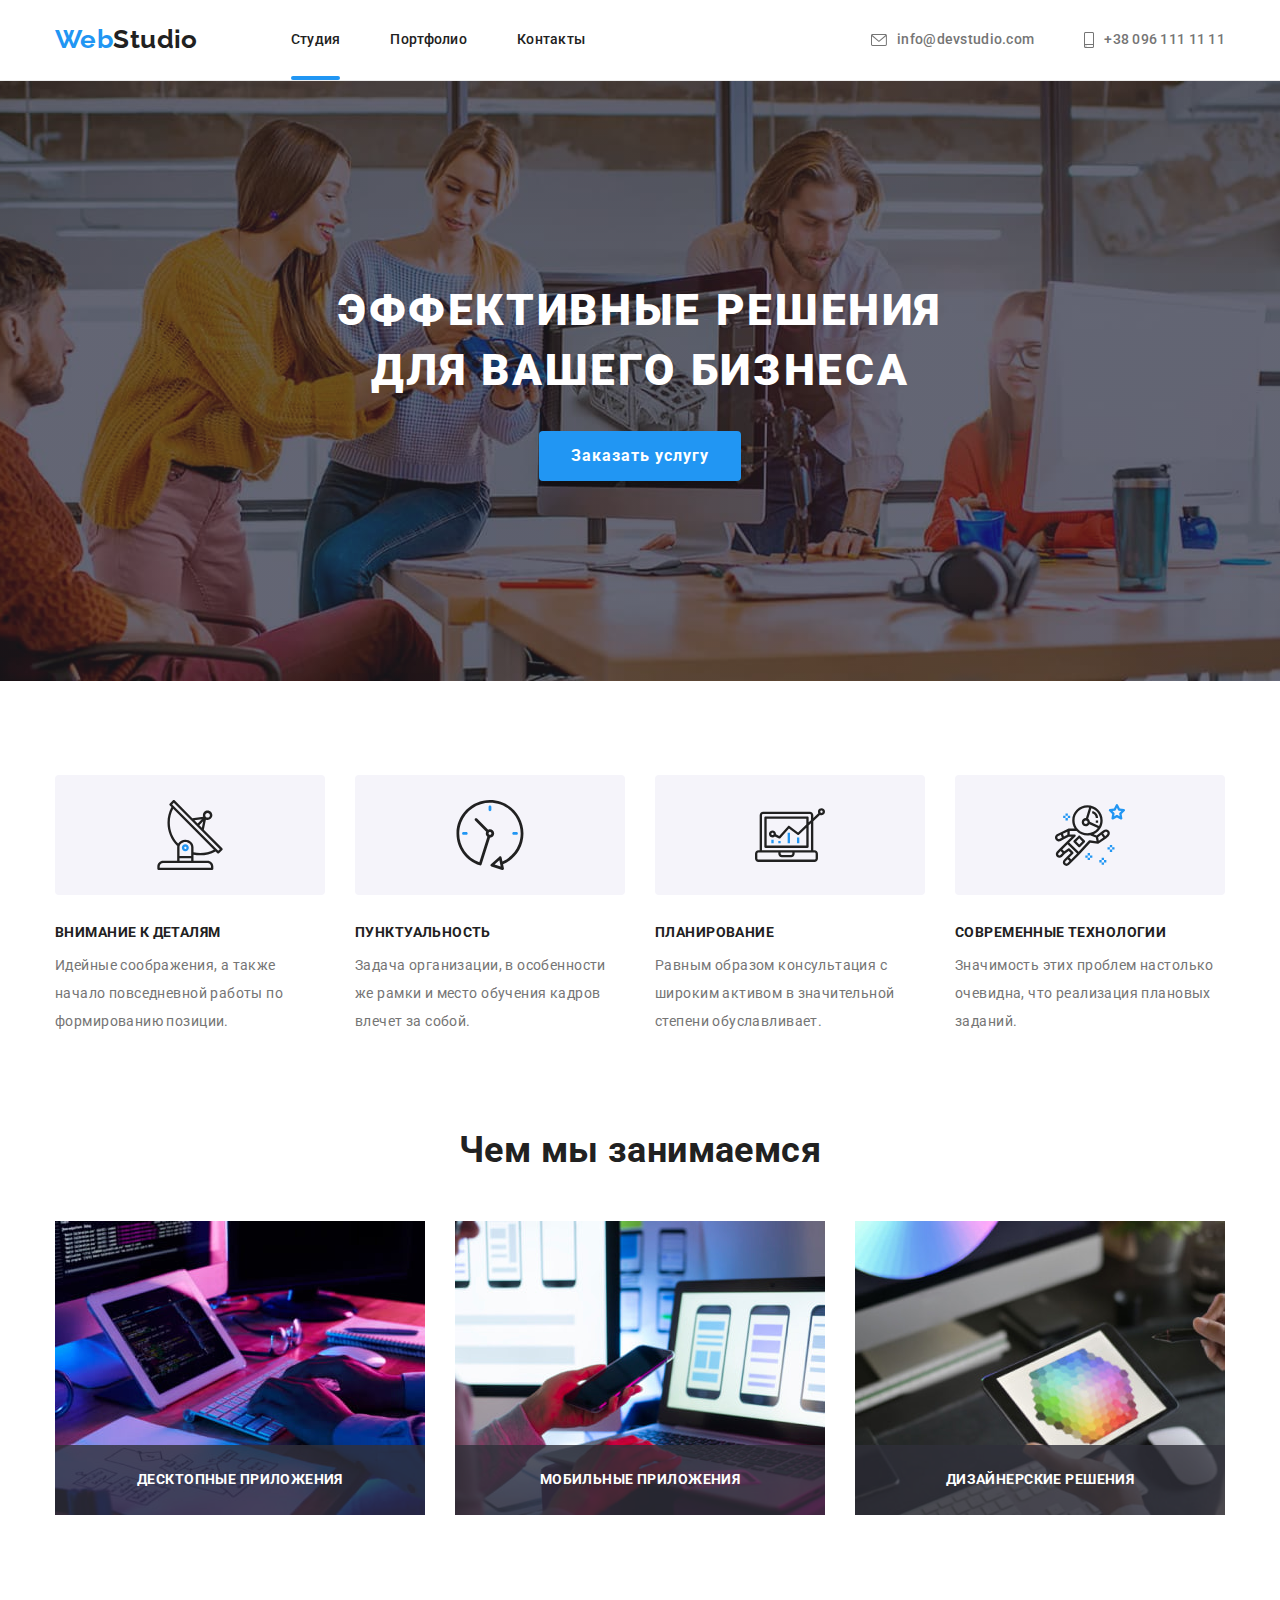
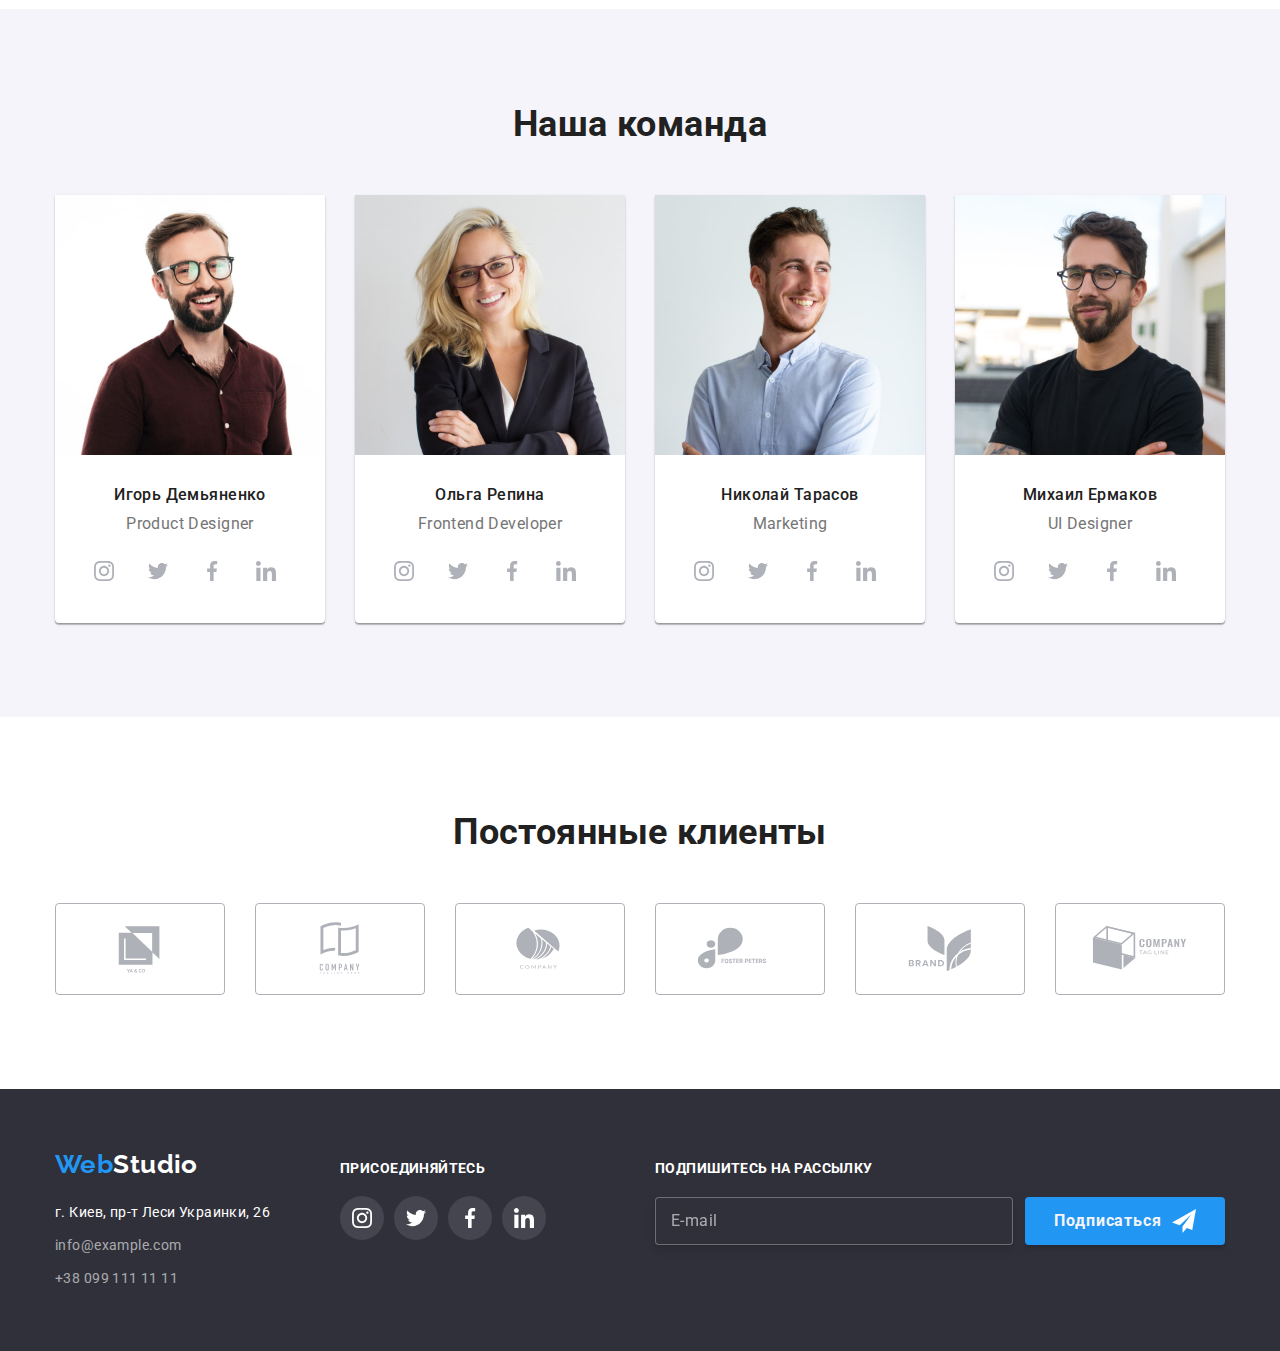
<file: index.html>
<!DOCTYPE html>
<html lang="ru">
    <head> 
    <meta charset="utf-8">
    <meta name="viewport" content="width=device width, initial-scale=1.0">
    <title>index.html</title>
    <link rel="preconnect" href="https://fonts.googleapis.com">
    <link rel="preconnect" href="https://fonts.gstatic.com" crossorigin>
    <link href="https://fonts.googleapis.com/css2?family=Raleway:wght@700&family=Roboto:wght@400;500;700&display=swap" rel="stylesheet">
    <link href=https://cdnjs.cloudflare.com/ajax/libs/modern-normalize/1.1.0/modern-normalize.min.css rel="stylesheet">
    <link rel="stylesheet" href="./css/main.min.css">
    </head>
    <body>

        <!-- Шапка -->

        <header class="header">
            <div class="container">
                <div class="header__inner">
        <nav class="nav">
            <a href="index.html" class="nav__logo"><span class="nav__logo-part">Web</span>Studio</a>
            <ul class="nav__site">
                <li class="nav__site-btn"><a href="index.html" class="nav__button-current">Студия</a></li> 
                <li class="nav__site-btn"><a href="./portfolio.html" class="nav__button">Портфолио</a></li> 
                <li class="nav__site-btn"><a href="index.html" class="nav__button">Контакты</a></li> 
            </ul>
        </nav>
        <ul class="header-contacts">
            <li class="header-contacts__mail">
                <a class="header-contacts__link"
                href="mailto:info@devstudio.com">
                <svg class="header-contacts__envelope">
                    <use href="./images/icons.svg#icon-envelope"></use>
                </svg>info@devstudio.com</a>
            </li>
            <li class="header-contacts__phone">
                <a class="header-contacts__link"
                href="tel:+380961111111">
                <svg class="header-contacts__smartphone">
                    <use href="./images/icons.svg#icon-smartphone"></use>
                </svg>+38 096 111 11 11</a>
            </li>
        </ul>
    </div>
    </div>
    </header>
    <main>

        <!-- Hero -->

        <section class="banner-section">
            <h1 class="banner-section__banner-title">ЭФФЕКТИВНЫЕ РЕШЕНИЯ ДЛЯ ВАШЕГО БИЗНЕСА</h1>
            <button type="button" class="banner-section__banner-btn" data-modal-open><span>Заказать услугу</span></button>
    </section>

        <!-- Особенности -->

        <section class="features section">
            <div class="container">
            <h2 class="visually-hidden">особенности</h2>
           <ul class="solution-list">
               <li class="solution-list__item">
                   <div class="solution-list__icon">
                  <svg width="70" height="70">
                      <use href="./images/icons.svg#icon-antenna"></use>
                  </svg></div>
                <h3 class="solution-list__title">ВНИМАНИЕ К ДЕТАЛЯМ</h3>
               <p class="solution-list__text">Идейные соображения, а также начало повседневной работы по формированию позиции.</p></li>
                <li class="solution-list__item">
                    <div class="solution-list__icon">
                    <svg width="70" height="70px">
                        <use href="./images/icons.svg#icon-clock"></use>
                    </svg>
                </div>
                    <h3 class="solution-list__title">ПУНКТУАЛЬНОСТЬ</h3>
                   <p class="solution-list__text">Задача организации, в особенности же рамки и место обучения кадров влечет за собой.</p></li>
                   <li class="solution-list__item">
                    <div class="solution-list__icon">
                    <svg width="70" height="70">
                        <use href="./images/icons.svg#icon-diagram"></use>
                    </svg>
                </div>
                       <h3 class="solution-list__title">ПЛАНИРОВАНИЕ</h3>
                    <p class="solution-list__text">Равным образом консультация с широким активом в значительной степени обуславливает.</p></li>
                    <li class="solution-list__item">
                        <div class="solution-list__icon">
                        <svg width="70" height="70">
                            <use href="./images/icons.svg#icon-astronaut"></use>
                        </svg>
                    </div>
                        <h3 class="solution-list__title">СОВРЕМЕННЫЕ ТЕХНОЛОГИИ</h3>
                    <p class="solution-list__text">Значимость этих проблем настолько очевидна, что реализация плановых заданий.</p></li>
           </ul>
           </div>
        </section>

        <!-- Чем мы занимаемся -->

        <section class="service section">
            <div class="container">
            <h2 class="service__title">Чем мы занимаемся</h2>
            <ul class="option-list">
                <li class="option-list__item">
                    <div class="option-list__option">
                    <img src="./images/img0.jpg" alt="написание кода" width="370"/>
                        <h3 class="option-list__name">Десктопные приложения</h3>
                    </div>
                </li>
                <li class="option-list__item">
                    <div class="option-list__option">
                    <img src="./images/img(1).jpg" alt="разметка страницы" width="370"/>
                        <h3 class="option-list__name">Мобильные приложения</h3>   
                    </div>
                </li>
                <li class="option-list__item">
                    <div class="option-list__option">
                    <img src="./images/img.jpg" alt="дизайн" width="370"/>
                        <h3 class="option-list__name">Дизайнерские решения</h3>
                    </div>
                </li>
                </ul>
            </div>
        </section>

        <!-- Наша команда -->

        <section class="our-team section">
            <div class="container">
            <h2 class ="service__title">Наша команда</h2>
            <ul class="team-list">
                   <li class="team-list__item">
                    <img src="./images/img(2).jpg" alt="product designer" width="270"/>
                    <div class="team-list__container">
                        <h3 class="team-list__name">Игорь Демьяненко</h3>
                        <p class="team-list__position">Product Designer</p>
                        <ul class="network-list">
                            <li class="network-list__item">
                            <a class="network-list__link" href="#">
                            <svg class="network-list__icon" width="20px" height="20px">
                                <use href="./images/icons.svg#icon-instagram"></use>
                            </svg>
                        </a>
                    </li>
                    <li class="network-list__item">
                        <a class="network-list__link" href="#">
                            <svg class="network-list__icon" width="20px" height="20px">
                                <use href="./images/icons.svg#icon-twitter"></use>
                            </svg>
                        </a>
                    </li>
                    <li class="network-list__item">
                        <a class="network-list__link" href="#">
                            <svg class="network-list__icon" width="20px" height="20px">
                                <use href="./images/icons.svg#icon-facebook"></use>
                            </svg>
                        </a>
                    </li>
                    <li class="network-list__item">
                        <a class="network-list__link" href="#">
                            <svg class="network-list__icon" width="20px" height="20px">
                                <use href="./images/icons.svg#icon-linkedin"></use>
                            </svg>
                        </a>
                    </li>
                    </ul>
                </div>
                </li>
                   <li class="team-list__item">
                       <img src="./images/img(3).jpg" alt="frontend dev" width="270"/>
                    <div class="team-list__container">
                        <h3 class="team-list__name">Ольга Репина</h3>
                        <p class="team-list__position">Frontend Developer</p>
                        <ul class="network-list">
                            <li class="network-list__item">
                            <a class="network-list__link" href="#">
                            <svg class="network-list__icon" width="20px" height="20px">
                                <use href="./images/icons.svg#icon-instagram"></use>
                            </svg>
                        </a>
                    </li>
                    <li class="network-list__item">
                        <a class="network-list__link" href="#">
                            <svg class="network-list__icon" width="20px" height="20px">
                                <use href="./images/icons.svg#icon-twitter"></use>
                            </svg>
                        </a>
                    </li>
                    <li class="network-list__item">
                        <a class="network-list__link" href="#">
                            <svg class="network-list__icon" width="20px" height="20px">
                                <use href="./images/icons.svg#icon-facebook"></use>
                            </svg>
                        </a>
                    </li>
                    <li class="network-list__item">
                        <a class="network-list__link" href="#">
                            <svg class="network-list__icon" width="20px" height="20px">
                                <use href="./images/icons.svg#icon-linkedin"></use>
                            </svg>
                        </a>
                    </li>
                    </ul>
                </div>
                </li> 
                   <li class="team-list__item">
                       <img src="./images/img(4).jpg" alt="marketing" width="270"/>
                    <div class="team-list__container">
                        <h3 class="team-list__name">Николай Тарасов</h3>
                        <p class="team-list__position">Marketing</p>
                        <ul class="network-list">
                            <li class="network-list__item">
                            <a class="network-list__link" href="#">
                            <svg class="network-list__icon" width="20px" height="20px">
                                <use href="./images/icons.svg#icon-instagram"></use>
                            </svg>
                        </a>
                    </li>
                    <li class="network-list__item">
                        <a class="network-list__link" href="#">
                            <svg class="network-list__icon" width="20px" height="20px">
                                <use href="./images/icons.svg#icon-twitter"></use>
                            </svg>
                        </a>
                    </li>
                    <li class="network-list__item">
                        <a class="network-list__link" href="#">
                            <svg class="network-list__icon" width="20px" height="20px">
                                <use href="./images/icons.svg#icon-facebook"></use>
                            </svg>
                        </a>
                    </li>
                    <li class="network-list__item">
                        <a class="network-list__link" href="#">
                            <svg class="network-list__icon" width="20px" height="20px">
                                <use href="./images/icons.svg#icon-linkedin"></use>
                            </svg>
                        </a>
                    </li>
                    </ul>
                </div>
                </li> 
                   <li class="team-list__item">
                       <img src="./images/img(5).jpg" alt="designer" width="270"/>
                       <div class="team-list__container">
                    <h3 class="team-list__name">Михаил Ермаков</h3>
                    <p class="team-list__position">UI Designer</p>
                    <ul class="network-list">
                        <li class="network-list__item">
                        <a class="network-list__link" href="#">
                        <svg class="network-list__icon" width="20px" height="20px">
                            <use href="./images/icons.svg#icon-instagram"></use>
                        </svg>
                    </a>
                </li>
                <li class="network-list__item">
                    <a class="network-list__link" href="#">
                        <svg class="network-list__icon" width="20px" height="20px">
                            <use href="./images/icons.svg#icon-twitter"></use>
                        </svg>
                    </a>
                </li>
                <li class="network-list__item">
                    <a class="network-list__link" href="#">
                        <svg class="network-list__icon" width="20px" height="20px">
                            <use href="./images/icons.svg#icon-facebook"></use>
                        </svg>
                    </a>
                </li>
                <li class="network-list__item">
                    <a class="network-list__link" href="#">
                        <svg class="network-list__icon" width="20px" height="20px">
                            <use href="./images/icons.svg#icon-linkedin"></use>
                        </svg>
                    </a>
                </li>
                </ul>
            </div>
                </li>
                </ul>
            </div>
        </section>

        <!-- Постоянные клиенты -->

        <section class="client section">
            <div class="container">
                <h2 class="service__title">Постоянные клиенты</h2>
                <ul class="clients-list">
                    <li class="clients-list__item">
                        <a class="clients-list__link" href="#">
                        <svg class="clients-list__logo" width="106px" height="60px">
                            <use href="./images/icons.svg#icon-Logo1"></use>
                        </svg>
                    </a>
                    </li>
                    <li class="clients-list__item">
                        <a class="clients-list__link" href="#">
                            <svg class="clients-list__logo" width="106px" height="60px">
                            <use href="./images/icons.svg#icon-Logo2"></use>
                        </svg>
                    </a>
                    </li>
                    <li class="clients-list__item">
                        <a class="clients-list__link" href="#">
                            <svg class="clients-list__logo" width="106px" height="60px">
                            <use href="./images/icons.svg#icon-Logo3"></use>
                        </svg>
                    </a>
                    </li>
                    <li class="clients-list__item">
                        <a class="clients-list__link" href="#">
                            <svg class="clients-list__logo" width="106px" height="60px">
                            <use href="./images/icons.svg#icon-Logo4"></use>
                        </svg>
                    </a>
                    </li>
                    <li class="clients-list__item">
                        <a class="clients-list__link" href="#">
                        <svg class="clients-list__logo" width="106px" height="60px">
                            <use href="./images/icons.svg#icon-Logo5"></use>
                        </svg>
                    </a>
                    </li>
                    <li class="clients-list__item">
                        <a class="clients-list__link" href="#">
                        <svg class="clients-list__logo" width="106px" height="60px">
                            <use href="./images/icons.svg#icon-Logo6"></use>
                        </svg>
                    </a>
                    </li>
                </ul>
            </div>
        </section>
    </main>

        <!-- Футер -->

            <footer class="footer">
                <div class="container">
                    <div class="footer-info">
                        <div>
                    <div class="logo">
                <a href="index.html" class="logo-footer"><span class="logo-footer__item">Web</span>Studio</a></div>
                    <ul class="footer-list">
                      <li class="footer-list__item"> <a class="footer-list__address"
                          href="https://bit.ly/3pXMvUd" target="_blank" rel="noopener noreferrer">г. Киев, пр-т
                          Леси Украинки, 26</a> 
                        </li>
                      <li class="footer-list__item">
                          <a class="footer-list__mail" href="mailto:info@example.com">info@example.com</a>
                        </li>
                      <li class="footer-list__item">
                          <a class="footer-list__phone" href="tel:+380991111111">+38 099 111 11 11</a>
                        </li>
                    </ul>
                </div>
                    <div class="footer-join">
                        <h2 class="footer-join__title">ПРИСОЕДИНЯЙТЕСЬ</h2>
                        <ul class="footer-network">
                            <li class="footer-network__item">
                                <a href="" class="footer-network__link">
                                    <svg class="footer-network__icon" width="20px" height="20px">
                                        <use href="./images/icons.svg#icon-instagram"></use>
                                    </svg></a>
                            </li>
                            <li class="footer-network__item">
                                <a href="" class="footer-network__link">
                                    <svg class="footer-network__icon" width="20px" height="20px">
                                        <use href="./images/icons.svg#icon-twitter"></use>
                                    </svg></a>
                            </li>
                            <li class="footer-network__item">
                                <a href="" class="footer-network__link">
                                    <svg class="footer-network__icon" width="20px" height="20px">
                                        <use href="./images/icons.svg#icon-facebook"></use>
                                    </svg></a>
                            </li>
                            <li class="footer-network__item">
                                <a href="" class="footer-network__link">
                                    <svg class="footer-network__icon" width="20px" height="20px">
                                        <use href="./images/icons.svg#icon-linkedin"></use>
                                    </svg></a>
                                </li>
                            </ul>
                        </div>
                                    <form class="form-footer">
                                        <div class="flex-form">
                                        <label for="mail" class="flex-form__text">Подпишитесь на рассылку</label>
                                        <div class="sub-form">
                                            <input type="email" name="mail" id="mail" placeholder="E-mail" class="sub-form__mail">
                                        <button type="submit" class="sub-form__button">
                                            <span class="sub-form__button-text">Подписаться</span>
                                            <svg class="sub-form__button-icon" width="24px" height="24px">
                                                <use href="./images/icons.svg#icon-plane"></use>
                                            </svg>
                                    </button>
                                </div>
                                </div>
                                    </form>
                </div>
            </div>
        </footer>

        <!-- Модальное окно -->

        <div class="backdrop is-hidden" data-modal>
            <div class="modal">
                <button class="close-modal" data-modal-close>
                    <svg class="close-svg" width="11px" height="11px">
                        <use href="./images/icons.svg#icon-cross"></use>
                    </svg>
                </button>

                <form class="modal-form">
                    <b class="modal-form__head">Оставьте свои данные, мы вам перезвоним</b>
                    <label for="name" class="modal-form__label">Имя</label>
                    <div class="modal-form__content">
                        <input type="text" id="name" class="modal-form__input" name="name">
                        <svg class="modal-form__image" width="18px" height="18px">
                            <use href="./images/icons.svg#icon-person"></use>
                        </svg>
                    </div>

                    <label for="tel" class="modal-form__label">Телефон</label>
                    <div class="modal-form__content">
                        <input type="tel" id="tel" class="modal-form__input" name="tel">
                        <svg class="modal-form__image" width="18px" height="18px">
                            <use href="./images/icons.svg#icon-phone"></use>
                        </svg>
                    </div>

                    <label for="mail-modal" class="modal-form__label">Почта</label>
                    <div class="modal-form__content">
                        <input type="email" id="mail-modal" class="modal-form__input" name="mail">
                        <svg class="modal-form__image" width="18px" height="18px">
                            <use href="./images/icons.svg#icon-mail"></use>
                        </svg>
                    </div>

                    <div class="modal-form__content">
                        <label for="comment" class="modal-form__label">Комментарий</label>
                        <textarea name="comment" id="comment" class="modal-form__textarea" placeholder="Введите текст"></textarea>
                        <label for="policy" class="modal-form__policy">
                            <input type="checkbox" name="policy" id="policy" class="modal-form__checkbox">
                            <span class="modal-form__checkbox-icon"></span>
                            Соглашаюсь с рассылкой и принимаю <a href="" class="contract">Условия договора</a>
                        </label>
                        <div class="button-modal">
                            <button type="submit" class="button-form">Отправить</button>
                        </div>
                    </div>
                </form>
            </div>
        </div>

        <script src="./js/modal.js"></script>
    </body>
</html>
</file>
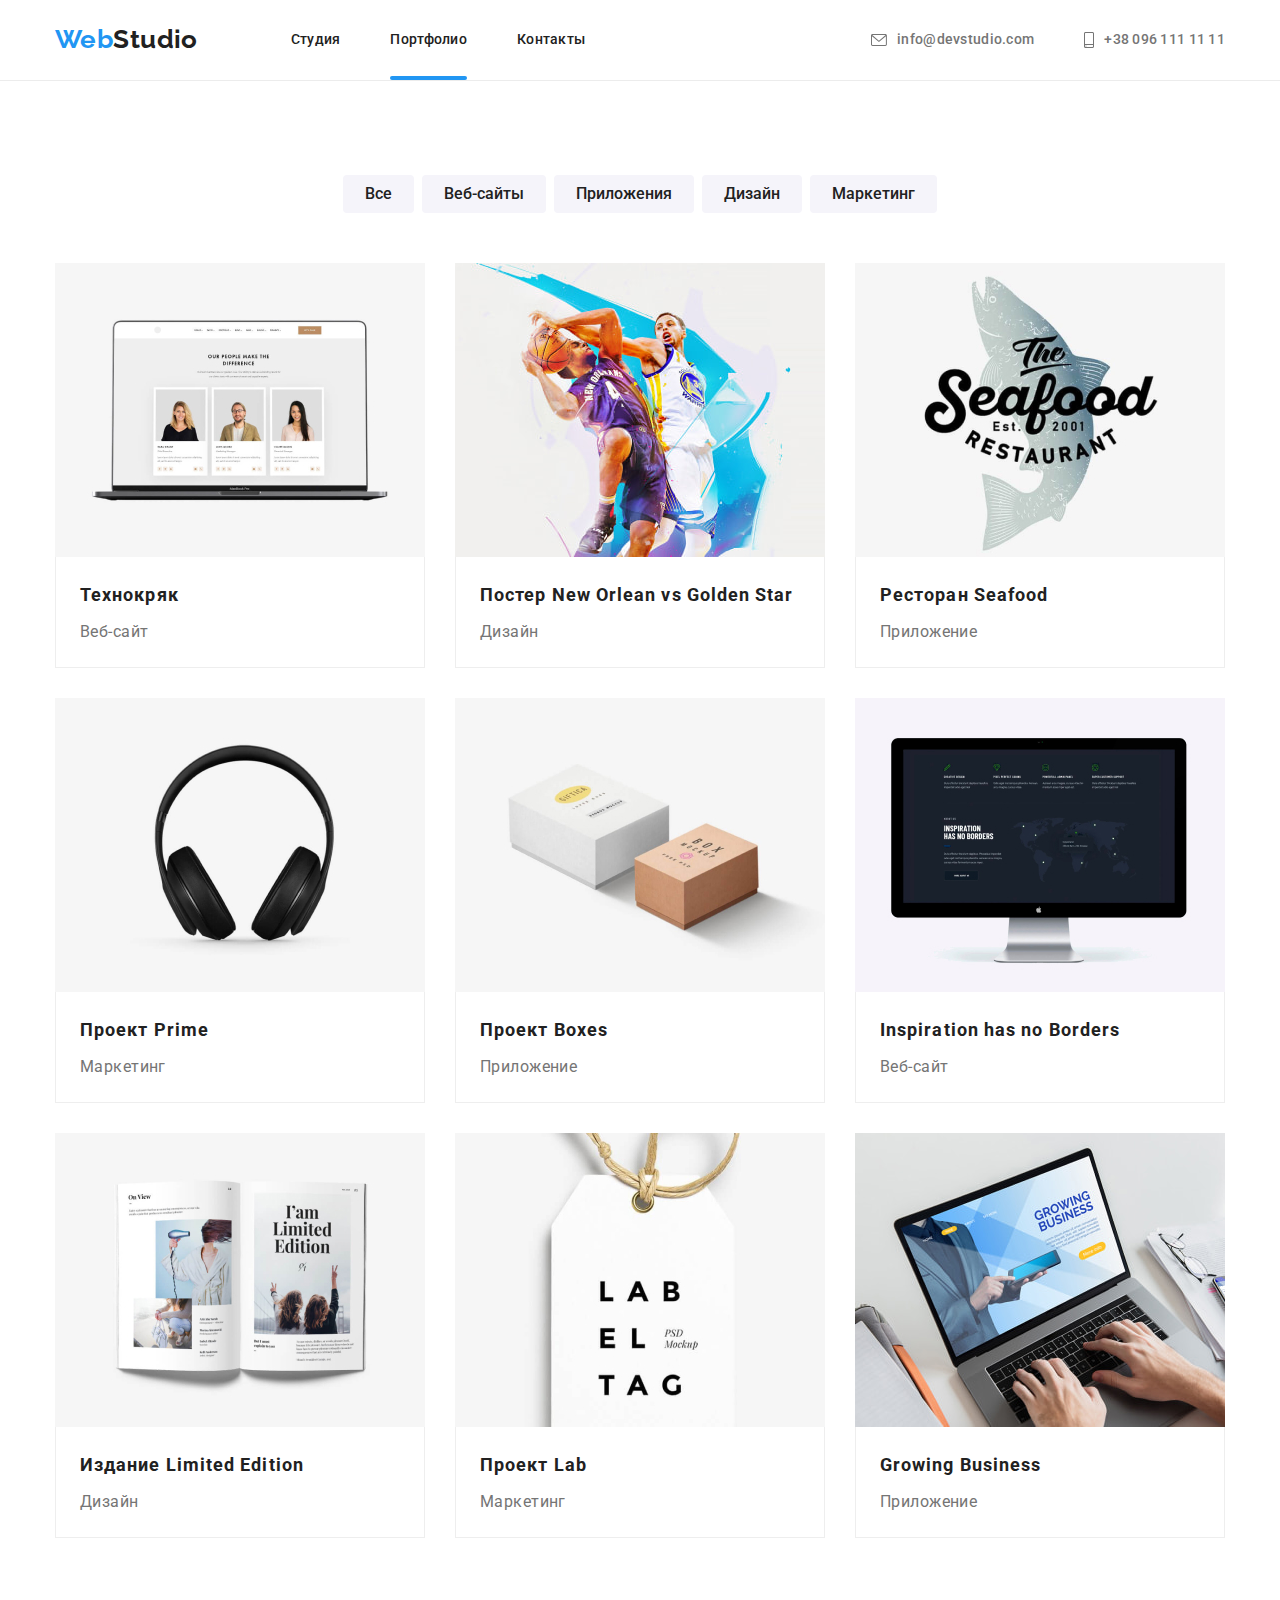
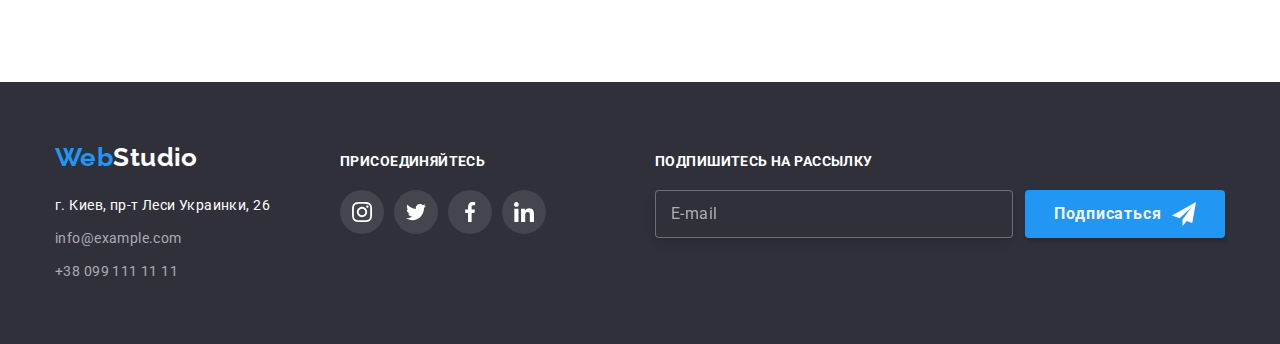
<file: portfolio.html>
<!DOCTYPE html>
<html lang="ru">
    <head> 
    <meta charset="utf-8">
    <meta name="viewport" content="width=device width, initial-scale=1.0">
    <title>portfolio.html</title>
    <link rel="preconnect" href="https://fonts.googleapis.com">
    <link rel="preconnect" href="https://fonts.gstatic.com" crossorigin>
    <link href="https://fonts.googleapis.com/css2?family=Raleway:wght@700&family=Roboto:wght@400;500;700&display=swap" rel="stylesheet">
    <link href=https://cdnjs.cloudflare.com/ajax/libs/modern-normalize/1.1.0/modern-normalize.min.css rel="stylesheet">
    <link rel="stylesheet" href="./css/main.min.css">
    </head>
    <body>

        <!-- Шапка -->

        <header class="header">
            <div class="container">
                <div class="header__inner">
        <nav class="nav">
            <a href="index.html" class="nav__logo"><span class="nav__logo-part">Web</span>Studio</a>
            <ul class="nav__site">
                <li class="nav__site-btn"><a href="./index.html" class="nav__button">Студия</a></li> 
                <li class="nav__site-btn"><a href="portfolio.html" class="nav__button-current">Портфолио</a></li> 
                <li class="nav__site-btn"><a href="index.html" class="nav__button">Контакты</a></li> 
            </ul>
        </nav>
        <ul class="header-contacts">
            <li class="header-contacts__mail">
                <a class="header-contacts__link"
                href="mailto:info@devstudio.com">
                <svg class="header-contacts__envelope">
                    <use href="./images/icons.svg#icon-envelope"></use>
                </svg>info@devstudio.com</a>
            </li>
            <li class="header-contacts__phone">
                <a class="header-contacts__link"
                href="tel:+380961111111">
                <svg class="header-contacts__smartphone">
                    <use href="./images/icons.svg#icon-smartphone"></use>
                </svg>+38 096 111 11 11</a>
            </li>
        </ul>
    </div>
    </div>
    </header>
    <main>

        <!-- Портфолио -->

<section class="portfolio section">
    <div class="container">
<h1 class ="visually-hidden">Портфолио</h1>
    <ul class="filter-list">
        <li class="filter-list__item"><button class="filter-list__button" type="button">Все</button></li>
        <li class="filter-list__item"><button class="filter-list__button" type="button">Веб-сайты</button></li>
        <li class="filter-list__item"><button class="filter-list__button" type="button">Приложения</button></li>
        <li class="filter-list__item"><button class="filter-list__button" type="button">Дизайн</button></li>
        <li class="filter-list__item"><button class="filter-list__button" type="button">Маркетинг</button></li>
    </ul>
    <ul class="project-list">
<li class="project-list__item">
    <a href="#" class="project-list__link">
        <div class="overlay-project">
    <img src="./images/img6.jpg" alt="экран ноутбука" width="370">
        <p class="overlay-project__text">Ресурс предлагает комплексные предложения с разным уровнем функционала и сервисов. 
            Все это позволит посетителю получить исчерпывающие сведения о компании или частном лице.</p>
    </div>
    <div class="project-list__content">
    <h2 class="project-list__name">Технокряк</h2>
    <p class="project-list__text">Веб-сайт</p>
    </div>
</a>
</li>
<li class="project-list__item">
    <a href="#" class="project-list__link">
        <div class="overlay-project">
    <img src="./images/img7.jpg" alt="баскетболисты" width="370"/>
    <p class="overlay-project__text">Ресурс предлагает комплексные предложения с разным уровнем функционала и сервисов. 
        Все это позволит посетителю получить исчерпывающие сведения о компании или частном лице.</p>
</div>
    <div class="project-list__content">
    <h2 class="project-list__name">Постер New Orlean vs Golden Star</h2>
    <p class="project-list__text">Дизайн</p>
</div>
</a>
</li>
<li class="project-list__item">
    <a href="#" class="project-list__link">
        <div class="overlay-project">
    <img src="./images/img8.jpg" alt="рыба" width="370"/>
    <p class="overlay-project__text">Ресурс предлагает комплексные предложения с разным уровнем функционала и сервисов. 
        Все это позволит посетителю получить исчерпывающие сведения о компании или частном лице.</p>
    </div>
    <div class="project-list__content">
    <h2 class="project-list__name">Ресторан Seafood</h2>
    <p class="project-list__text">Приложение</p>
</div>
</a>
</li>
<li class="project-list__item">
    <a href="#" class="project-list__link">
        <div class="overlay-project">
    <img src="./images/img9.jpg" alt="наушники" width="370"/>
    <p class="overlay-project__text">Ресурс предлагает комплексные предложения с разным уровнем функционала и сервисов. 
        Все это позволит посетителю получить исчерпывающие сведения о компании или частном лице.</p>
    </div>
    <div class="project-list__content">
    <h2 class="project-list__name">Проект Prime</h2>
    <p class="project-list__text">Маркетинг</p>
</div>
</a>
</li>
<li class="project-list__item">
    <a href="#" class="project-list__link">
        <div class="overlay-project">
    <img src="./images/img10.jpg" alt="коробки" width="370"/>
    <p class="overlay-project__text">Ресурс предлагает комплексные предложения с разным уровнем функционала и сервисов. 
        Все это позволит посетителю получить исчерпывающие сведения о компании или частном лице.</p>
    </div>
    <div class="project-list__content">
    <h2 class="project-list__name">Проект Boxes</h2>
    <p class="project-list__text">Приложение</p>
</div>
</a>
</li>
<li class="project-list__item">
    <a href="#" class="project-list__link">
        <div class="overlay-project">
    <img src="./images/img11.jpg" alt="экран компьютера" width="370"/>
    <p class="overlay-project__text">Ресурс предлагает комплексные предложения с разным уровнем функционала и сервисов. 
        Все это позволит посетителю получить исчерпывающие сведения о компании или частном лице.</p>
    </div>
    <div class="project-list__content">
    <h2 class="project-list__name">Inspiration has no Borders</h2>
    <p class="project-list__text">Веб-сайт</p>
</div>
</a>
</li>
<li class="project-list__item">
    <a href="#" class="project-list__link">
        <div class="overlay-project">
    <img src="./images/img12.jpg" alt="журнал" width="370"/>
    <p class="overlay-project__text">Ресурс предлагает комплексные предложения с разным уровнем функционала и сервисов. 
        Все это позволит посетителю получить исчерпывающие сведения о компании или частном лице.</p>
    </div>
    <div class="project-list__content">
    <h2 class="project-list__name">Издание Limited Edition</h2>
    <p class="project-list__text">Дизайн</p>
</div>
</a>
</li>
<li class="project-list__item">
    <a href="#" class="project-list__link">
        <div class="overlay-project">
    <img src="./images/img13.jpg" alt="ярлык" width="370"/>
    <p class="overlay-project__text">Ресурс предлагает комплексные предложения с разным уровнем функционала и сервисов. 
        Все это позволит посетителю получить исчерпывающие сведения о компании или частном лице.</p>
    </div>
    <div class="project-list__content">
    <h2 class="project-list__name">Проект Lab</h2>
    <p class="project-list__text">Маркетинг</p>
</div>
</a>
</li>
<li class="project-list__item">
    <a href="#" class="project-list__link">
        <div class="overlay-project">
    <img src="./images/img14.jpg" alt="приложение" width="370"/>
    <p class="overlay-project__text">Ресурс предлагает комплексные предложения с разным уровнем функционала и сервисов. 
        Все это позволит посетителю получить исчерпывающие сведения о компании или частном лице.</p>
    </div>
    <div class="project-list__content">
    <h2 class="project-list__name">Growing Business</h2>
    <p class="project-list__text">Приложение</p>
</div>
</a>
</li>
</ul>
</div>
</section>
</main>

        <!-- Футер -->

        <footer class="footer">
            <div class="container">
                <div class="footer-info">
                    <div>
                <div class="logo">
            <a href="index.html" class="logo-footer"><span class="logo-footer__item">Web</span>Studio</a></div>
                <ul class="footer-list">
                  <li class="footer-list__item"> <a class="footer-list__address"
                      href="https://bit.ly/3pXMvUd" target="_blank" rel="noopener noreferrer">г. Киев, пр-т
                      Леси Украинки, 26</a> 
                    </li>
                  <li class="footer-list__item">
                      <a class="footer-list__mail" href="mailto:info@example.com">info@example.com</a>
                    </li>
                  <li class="footer-list__item">
                      <a class="footer-list__phone" href="tel:+380991111111">+38 099 111 11 11</a>
                    </li>
                </ul>
            </div>
                <div class="footer-join">
                    <h2 class="footer-join__title">ПРИСОЕДИНЯЙТЕСЬ</h2>
                    <ul class="footer-network">
                        <li class="footer-network__item">
                            <a href="" class="footer-network__link">
                                <svg class="footer-network__icon" width="20px" height="20px">
                                    <use href="./images/icons.svg#icon-instagram"></use>
                                </svg></a>
                        </li>
                        <li class="footer-network__item">
                            <a href="" class="footer-network__link">
                                <svg class="footer-network__icon" width="20px" height="20px">
                                    <use href="./images/icons.svg#icon-twitter"></use>
                                </svg></a>
                        </li>
                        <li class="footer-network__item">
                            <a href="" class="footer-network__link">
                                <svg class="footer-network__icon" width="20px" height="20px">
                                    <use href="./images/icons.svg#icon-facebook"></use>
                                </svg></a>
                        </li>
                        <li class="footer-network__item">
                            <a href="" class="footer-network__link">
                                <svg class="footer-network__icon" width="20px" height="20px">
                                    <use href="./images/icons.svg#icon-linkedin"></use>
                                </svg></a>
                            </li>
                        </ul>
                    </div>
                                <form class="form-footer">
                                    <div class="flex-form">
                                    <label for="mail" class="flex-form__text">Подпишитесь на рассылку</label>
                                    <div class="sub-form">
                                        <input type="email" name="mail" id="mail" placeholder="E-mail" class="sub-form__mail">
                                    <button type="submit" class="sub-form__button">
                                        <span class="sub-form__button-text">Подписаться</span>
                                        <svg class="sub-form__button-icon" width="24px" height="24px">
                                            <use href="./images/icons.svg#icon-plane"></use>
                                        </svg>
                                </button>
                            </div>
                            </div>
                                </form>
            </div>
        </div>
    </footer>
</body>
</html>
</file>
<file: css/main.min.css>
:root{--primary-text-color:#212121;--title-text-color:#757575;--accent-color:#2196F3;--logo-color: #2196F3;--primary-bg-color:#fff;--secondary-text-color: #fff;--secondary-bg-color:#F5F4FA;--button-bg-color:#188CE8;--banner-bg-color:#2F303A;--svg-color: #afb1b8}body{background-color:var(--primary-bg-color);color:var(--primary-text-color);font-family:Roboto,sans-serif;font-size:14px;line-height:1.71;letter-spacing:.03em}ul{list-style:none;margin:0;padding:0}a{text-decoration:none;display:inline-block}h1,h2,h3,h4,h5,h6,p{margin:0;padding:0}img{display:block;max-width:100%;height:auto}header{border-bottom:1px solid #ececec}footer{padding-top:60px;padding-bottom:60px;background-color:var(--banner-bg-color)}:link:hover,:link:focus{background-color:rgba(0,0,0,0);color:var(--accent-color)}.container{width:100%;max-width:1200px;margin-left:auto;margin-right:auto;padding-left:15px;padding-right:15px}.opacity:hover,.opacity:focus{opacity:1}.transparent:hover,.transparent:focus{color:rgba(0,0,0,0)}section{padding-top:94px;padding-bottom:94px}.our-team{background-color:var(--secondary-bg-color)}.service{padding-top:0;background-color:var(--secondary-text-color)}.visually-hidden{color:var(--secondary-text-color);position:absolute;width:1px;height:1px;margin:-1px;padding:0;overflow:hidden;border:0;clip:rect(0 0 0 0)}.header{align-items:center;display:flex}.header__inner{display:flex;align-items:center;justify-content:space-between}.header-contacts{display:flex;margin-left:auto;align-items:center}.header-contacts__mail{font-weight:500;font-size:14px;line-height:1.14;letter-spacing:.02em;color:var(--title-text-color);margin:auto}.header-contacts__phone{font-weight:500;font-size:14px;line-height:1.14;letter-spacing:.02em;color:var(--title-text-color);padding:auto;margin-left:50px}.header-contacts__envelope{margin-right:10px;fill:currentColor;width:16px;height:12px}.header-contacts__smartphone{margin-right:10px;fill:currentColor;width:10px;height:16px}.header-contacts__link{display:flex;align-items:center;font-weight:500;font-size:14px;line-height:1.14;letter-spacing:.02em;font-style:normal;color:var(--title-text-color);transition:color 250ms cubic-bezier(0.4, 0, 0.2, 1)}.header-contacts__link:hover,.header-contacts__link:focus{color:var(--accent-color)}.nav{display:flex;height:auto}.nav__logo{font-family:"Raleway";font-style:normal;font-weight:700;font-size:26px;line-height:1.19;color:var(--primary-text-color);padding-top:24px;padding-bottom:25px}.nav__logo-part{color:var(--logo-color)}.nav__site{display:flex;padding:auto;margin-left:93px}.nav__site-btn{display:flex;padding:auto;margin-left:93px}.nav__site-btn{padding:auto;margin-left:50px}.nav__site-btn:nth-child(1){margin-left:auto}.nav__button{font-family:inherit;font-style:normal;font-weight:500;font-size:14px;line-height:1.14;letter-spacing:.02em;color:var(--primary-text-color);padding-top:32px;padding-bottom:32px;position:relative;transition:color 250ms cubic-bezier(0.4, 0, 0.2, 1)}.nav__button:focus,.nav__button:hover{color:var(--accent-color)}.nav__button-current{font-family:inherit;font-style:normal;font-weight:500;font-size:14px;line-height:1.14;letter-spacing:.02em;color:var(--primary-text-color);padding-top:32px;padding-bottom:32px;position:relative;transition:color 250ms cubic-bezier(0.4, 0, 0.2, 1)}.nav__button-current:focus{color:var(--accent-color)}.nav__button-current:hover{background-color:var(--secondary-text-color);color:var(--accent-color)}.nav__button-current::after{content:"";position:absolute;left:0;bottom:0;display:block;width:100%;height:4px;background-color:var(--accent-color);border-radius:2px;transition:transform 250ms cubic-bezier(0.4, 0, 0.2, 1)}.nav__button-current:hover::after{transform:scaleX(1)}.banner-section{background-color:var(--banner-bg-color);background:#2f303a;background-image:linear-gradient(to right, rgba(47, 48, 58, 0.4), rgba(47, 48, 58, 0.4)),url(../images/background.jpg);max-width:1600px;text-align:center;margin-left:auto;margin-right:auto;padding:200px 0;background-repeat:no-repeat;background-size:cover;background-position:center}.banner-section__banner-title{color:var(--secondary-text-color);font-weight:900;font-size:44px;line-height:1.36;text-align:center;letter-spacing:.06em;text-transform:uppercase;margin-bottom:30px;margin-left:auto;margin-right:auto;width:696px;text-align:center;align-items:center}.banner-section__banner-btn{color:var(--secondary-text-color);background-color:var(--accent-color);font-family:inherit;font-style:normal;font-weight:700;font-size:16px;line-height:1.88;align-items:center;text-align:center;letter-spacing:.06em;cursor:pointer;border-radius:4px;border:none;padding:10px 32px;box-shadow:0px 4px 4px rgba(0,0,0,.15);transition:color 250ms cubic-bezier(0.4, 0, 0.2, 1)}.banner-section__banner-btn:hover,.banner-section__banner-btn:focus{background:var(--button-bg-color)}.features section{background-color:var(--secondary-text-color)}.solution-list{display:flex}.solution-list__title{font-weight:700;font-size:14px;line-height:1.14;text-transform:uppercase;color:var(--primary-text-color)}.solution-list__text{width:270px;height:auto;margin-top:10px;font-size:14px;line-height:2;color:var(--title-text-color)}.solution-list__item{margin-right:30px}.solution-list__item:nth-child(4n){margin-right:0}.solution-list__icon{display:flex;margin-bottom:30px;align-items:center;justify-content:center;height:120px;background:var(--secondary-bg-color);border-radius:4px}.service__title{font-weight:700;font-size:36px;line-height:1.17;text-align:center;color:var(--primary-text-color);margin-bottom:50px}.option-list{display:flex;justify-content:space-between;margin-top:50px;border:none}.option-list__item{margin-right:30px}.option-list__item:nth-child(3n){margin-right:0}.option-list__option{position:relative}.option-list__name{position:absolute;display:flex;align-items:center;justify-content:center;bottom:0;height:70px;width:100%;font-weight:700;font-size:14px;line-height:1.14;letter-spacing:.03em;text-transform:uppercase;color:var(--secondary-text-color);background:rgba(47,48,58,.8)}.team-list{display:flex;align-content:space-between}.team-list__item{margin-right:30px;background-color:var(--secondary-text-color);box-shadow:0px 1px 3px rgba(0,0,0,.12),0px 1px 1px rgba(0,0,0,.14),0px 2px 1px rgba(0,0,0,.2);border-radius:0px 0px 4px 4px;margin-bottom:0px}.team-list__item:nth-child(4n){margin-right:0}.team-list__container{padding:30px 0}.team-list__position{text-align:center;margin-top:10px;font-size:16px;line-height:1.19;color:var(--title-text-color)}.team-list__name{font-weight:500;font-size:16px;line-height:1.19;color:var(--primary-text-color);text-align:center}.network-list{display:flex;justify-content:center;padding:0;align-items:center;margin-top:16px}.network-list__icon{fill:var(--svg-color)}.network-list__link:hover .network-list__icon,.network-list__link:focus .network-list__icon{fill:var(--secondary-text-color)}.network-list__item{margin-right:10px}.network-list__item:last-child(4){margin-right:0}.network-list__link{display:flex;justify-content:center;align-items:center;width:44px;height:44px;border-radius:50%;transition:background-color 250ms cubic-bezier(0.4, 0, 0.2, 1),fill 250ms cubic-bezier(0.4, 0, 0.2, 1)}.network-list__link:hover,.network-list__link:focus{background-color:var(--accent-color)}.clients-list{display:flex;justify-content:space-between}.clients-list__item{margin-right:30px}.clients-list__item:last-child{margin:0}.clients-list__link{display:flex;width:170px;height:92px;border:1px solid #afb1b8;box-sizing:border-box;border-radius:4px;align-items:center;justify-content:center;transition:border-color 250ms cubic-bezier(0.4, 0, 0.2, 1);transition:color 250ms cubic-bezier(0.4, 0, 0.2, 1);color:#afb1b8}.clients-list__link:hover,.clients-list__link:focus{border-color:var(--accent-color);color:var(--accent-color)}.clients-list__logo{fill:currentColor;transition:fill 250ms cubic-bezier(0.4, 0, 0.2, 1)}.footer-info{display:flex;align-items:baseline}.logo{margin-bottom:20px}.logo-footer{font-family:"Raleway";font-style:normal;font-weight:700;font-size:26px;line-height:1.19;color:var(--secondary-text-color)}.logo-footer__item{color:var(--logo-color)}.footer-list__item{margin-bottom:9px;align-items:center}.footer-list__item:nth-last-child(1){margin-bottom:0}.footer-list__address{font-family:inherit;font-style:normal;font-weight:400;font-size:14px;line-height:1.71;letter-spacing:.03em;color:var(--secondary-text-color);transition:color 250ms cubic-bezier(0.4, 0, 0.2, 1)}.footer-list__address:hover,.footer-list__address:focus{color:var(--accent-color)}.footer-list__mail,.footer-list__phone{font-family:inherit;font-style:normal;font-weight:400;font-size:14px;line-height:1.71;letter-spacing:.03em;color:rgba(255,255,255,.6);transition:color 250ms cubic-bezier(0.4, 0, 0.2, 1)}.footer-join{display:flex;margin-left:70px;flex-direction:column}.footer-join__title{font-weight:700;font-size:14px;line-height:1.17;color:var(--secondary-text-color);margin-bottom:20px}.footer-network{display:flex}.footer-network__item{margin-right:10px}.footer-network__item:last-child{margin-right:0}.footer-network__link{display:flex;justify-content:center;align-items:center;border-radius:50%;width:44px;height:44px;background:rgba(255,255,255,.1);transition:background-color 250ms cubic-bezier(0.4, 0, 0.2, 1)}.footer-network__link:hover,.footer-network__link:focus{background-color:var(--accent-color)}.footer-network__icon{fill:var(--secondary-text-color)}.footer-info{display:flex;align-items:baseline}.logo{margin-bottom:20px}.logo-footer{font-family:"Raleway";font-style:normal;font-weight:700;font-size:26px;line-height:1.19;color:var(--secondary-text-color)}.logo-footer__item{color:var(--logo-color)}.footer-list__item{margin-bottom:9px;align-items:center}.footer-list__item:nth-last-child(1){margin-bottom:0}.footer-list__address{font-family:inherit;font-style:normal;font-weight:400;font-size:14px;line-height:1.71;letter-spacing:.03em;color:var(--secondary-text-color);transition:color 250ms cubic-bezier(0.4, 0, 0.2, 1)}.footer-list__address:hover,.footer-list__address:focus{color:var(--accent-color)}.footer-list__mail,.footer-list__phone{font-family:inherit;font-style:normal;font-weight:400;font-size:14px;line-height:1.71;letter-spacing:.03em;color:rgba(255,255,255,.6);transition:color 250ms cubic-bezier(0.4, 0, 0.2, 1)}.footer-join{display:flex;margin-left:70px;flex-direction:column}.footer-join__title{font-weight:700;font-size:14px;line-height:1.17;color:var(--secondary-text-color);margin-bottom:20px}.footer-network{display:flex}.footer-network__item{margin-right:10px}.footer-network__item:last-child{margin-right:0}.footer-network__link{display:flex;justify-content:center;align-items:center;border-radius:50%;width:44px;height:44px;background:rgba(255,255,255,.1);transition:background-color 250ms cubic-bezier(0.4, 0, 0.2, 1)}.footer-network__link:hover,.footer-network__link:focus{background-color:var(--accent-color)}.footer-network__icon{fill:var(--secondary-text-color)}.form-footer{margin-left:auto}.flex-form{display:flex;flex-direction:column}.flex-form__text{font-weight:700;font-size:14px;line-height:1.14;letter-spacing:.03em;text-transform:uppercase;margin-bottom:20px;background-color:#2f303a;color:#fff}.flex-form input::-moz-placeholder{font-weight:400;font-size:16px;line-height:1.25;letter-spacing:.03em;color:rgba(255,255,255,.6)}.flex-form input:-ms-input-placeholder{font-weight:400;font-size:16px;line-height:1.25;letter-spacing:.03em;color:rgba(255,255,255,.6)}.flex-form input::placeholder{font-weight:400;font-size:16px;line-height:1.25;letter-spacing:.03em;color:rgba(255,255,255,.6)}.sub-form{display:flex;color:#757575}.sub-form__mail{width:358px;margin-right:12px;border:1px solid rgba(255,255,255,.3);box-sizing:border-box;filter:drop-shadow(0px 4px 4px rgba(0, 0, 0, 0.15));border-radius:4px;padding:15px;background:#2f303a;color:#fff}.sub-form__button{display:inline-flex;align-items:center;justify-content:center;width:200px;height:auto;color:var(--secondary-bg-color);box-shadow:0px 4px 4px rgba(0,0,0,.15);border:none;border-radius:4px;background:var(--accent-color);cursor:pointer}.sub-form__button-text{font-weight:700;font-size:16px;line-height:1.88;letter-spacing:.06em;margin:0}.sub-form__button-icon{margin-left:10px;fill:var(--secondary-text-color)}.backdrop{position:fixed;top:0;left:0;width:100%;height:100%;background:rgba(0,0,0,.2);opacity:1;transition:opacity 300ms cubic-bezier(0.4, 0, 0.2, 1)}.backdrop.is-hidden{opacity:0;pointer-events:none}.backdrop.is-hidden .modal{transform:translate(-50%, -50%) scale(0.85)}.modal{position:absolute;top:50%;left:50%;height:581px;width:528px;background:var(--primary-bg-color);box-shadow:0px 1px 3px rgba(0,0,0,.12),0px 1px 1px rgba(0,0,0,.14),0px 2px 1px rgba(0,0,0,.2);border-radius:4px;transform:translate(-50%, -50%) scale(1);transition:transform 300ms cubic-bezier(0.4, 0, 0.2, 1)}.modal-form{display:flex;flex-direction:column;margin:40px}.modal-form__head{font-weight:700;font-size:20px;line-height:1.15;text-align:center;letter-spacing:.03em;margin-bottom:12px}.modal-form__label{font-weight:400;font-size:12px;line-height:1.16;letter-spacing:.01em;margin-bottom:4px;color:var(--title-text-color)}.modal-form__content{position:relative;margin-bottom:10px}.modal-form__content:last-child{margin-bottom:0}.modal-form__input{width:100%;height:40px;border:1px solid rgba(33,33,33,.2);box-sizing:border-box;border-radius:4px;padding-left:42px;transition:border-color 250ms cubic-bezier(0.4, 0, 0.2, 1)}.modal-form__input:hover{border-color:var(--accent-color);fill:var(--accent-color)}.modal-form__textarea{width:100%;height:40px;border:1px solid rgba(33,33,33,.2);box-sizing:border-box;border-radius:4px;padding-left:42px;transition:border-color 250ms cubic-bezier(0.4, 0, 0.2, 1);height:120px;padding:12px 16px;display:block}.modal-form__textarea::-moz-placeholder{font-weight:400;font-size:14px;line-height:1.17;letter-spacing:.01em;color:rgba(117,117,117,.5)}.modal-form__textarea:-ms-input-placeholder{font-weight:400;font-size:14px;line-height:1.17;letter-spacing:.01em;color:rgba(117,117,117,.5)}.modal-form__textarea::placeholder{font-weight:400;font-size:14px;line-height:1.17;letter-spacing:.01em;color:rgba(117,117,117,.5)}.modal-form__textarea:hover,.modal-form__textarea:focus{border-color:var(--accent-color);transition:border-color 250ms cubic-bezier(0.4, 0, 0.2, 1)}.modal-form:last-of-type textarea{margin-bottom:0}.modal-form__image{position:absolute;top:50%;left:12px;transform:translateY(-50%)}.modal-form__input:focus+.modal-form__image,.modal-form__input:hover+.modal-form__image{border-color:var(--accent-color);fill:var(--accent-color);transition:fill 250ms cubic-bezier(0.4, 0, 0.2, 1)}.modal-form__checkbox{-webkit-appearance:none;-moz-appearance:none;appearance:none}.modal-form__checkbox:checked+.modal-form__checkbox-icon{border-color:rgba(0,0,0,0);background-color:var(--accent-color);background-image:url(../images/check.svg);background-size:contain;background-origin:border-box;transition:background-color 250ms cubic-bezier(0.4, 0, 0.2, 1)}.modal-form__checkbox-icon{display:inline-block;width:15px;height:15px;margin-top:3px;margin-right:5px;border:2px solid #212121;border-radius:4px;margin-right:8px}.modal-form__policy{display:flex;text-align:center;justify-content:center;font-weight:400;font-size:14px;line-height:1.7;letter-spacing:.03em;color:var(--title-text-color);margin-top:20px}textarea{resize:none}.contract{font-weight:400;font-size:14px;line-height:1.71;letter-spacing:.03em;-webkit-text-decoration-line:underline;text-decoration-line:underline;color:var(--accent-color)}.button-modal{display:flex;justify-content:center;align-items:center;margin-top:30px}.button-form{font-weight:700;font-size:16px;line-height:1.88;border:none;letter-spacing:.06em;color:var(--secondary-text-color);background:var(--accent-color);box-shadow:0px 4px 4px rgba(0,0,0,.15);border-radius:4px;cursor:pointer;padding:10px 55px}.close-modal{position:absolute;top:8px;right:8px;padding:0;width:30px;height:30px;background:var(--primary-bg-color);border-radius:50%;border:1px solid rgba(0,0,0,.1);box-sizing:border-box}.close-modal:hover,.close-modal:focus{background-color:var(--secondary-text-color);fill:var(--accent-color)}.filter-list{display:flex;justify-content:center;margin-bottom:50px;padding-top:auto;font-weight:500;font-size:16px;line-height:1.62;color:var(--primary-text-color)}.filter-list__item{margin-left:8px}.filter-list__item:nth-child(1){margin-left:0}.filter-list__button{font-family:inherit;font-style:normal;font-weight:500;font-size:16px;line-height:1.63;background-color:var(--secondary-bg-color);color:var(--primary-text-color);border:none;padding:6px 22px;background-color:var(--secondary-bg-color);border-radius:4px;transition:color 250ms cubic-bezier(0.4, 0, 0.2, 1),background-color 250ms cubic-bezier(0.4, 0, 0.2, 1),box-shadow 250ms cubic-bezier(0.4, 0, 0.2, 1)}.filter-list__button:hover,.filter-list__button:focus{background:var(--accent-color);color:var(--secondary-text-color);box-shadow:0px 3px 1px rgba(0,0,0,.1),0px 1px 2px rgba(0,0,0,.08),0px 2px 2px rgba(0,0,0,.12);border-radius:4px}.project-list{display:flex;flex-wrap:wrap;margin-right:-30px;margin-top:-30px;justify-content:center;margin-bottom:50px;padding-top:auto}.project-list>.project-list__item{margin-right:30px;margin-top:30px}.project-list__link{display:block;transition:box-shadow 250ms cubic-bezier(0.4, 0, 0.2, 1)}.project-list__link:hover,.project-list__link:focus{background-color:var(--secondary-text-color);box-shadow:0px 1px 1px rgba(0,0,0,.12),0px 4px 4px rgba(0,0,0,.06),1px 4px 6px rgba(0,0,0,.16)}.project-list__name{font-weight:700;font-size:18px;line-height:2;letter-spacing:.06em;color:var(--primary-text-color);margin-bottom:4px}.project-list__content{padding-top:20px;padding-left:24px;padding-bottom:20px;padding-right:24px;border-left:1px;border-right:1px;border-bottom:1px;border-top:0;border-color:#eee;border-style:solid}.project-list__text{font-size:16px;line-height:1.88;color:var(--title-text-color)}.overlay-project{position:relative;overflow:hidden}.overlay-project__text{position:absolute;padding:63px 24px;bottom:0;height:100%;transform:translateY(100%);transition:transform 250ms cubic-bezier(0.4, 0, 0.2, 1);font-weight:400;font-size:18px;line-height:1.5;letter-spacing:.03em;color:var(--secondary-text-color);background:rgba(33,150,243,.9)}.project-list__link:hover .overlay-project__text,.project-list__link:focus .overlay-project__text{transform:translateY(0)}/*# sourceMappingURL=main.min.css.map */
</file>
